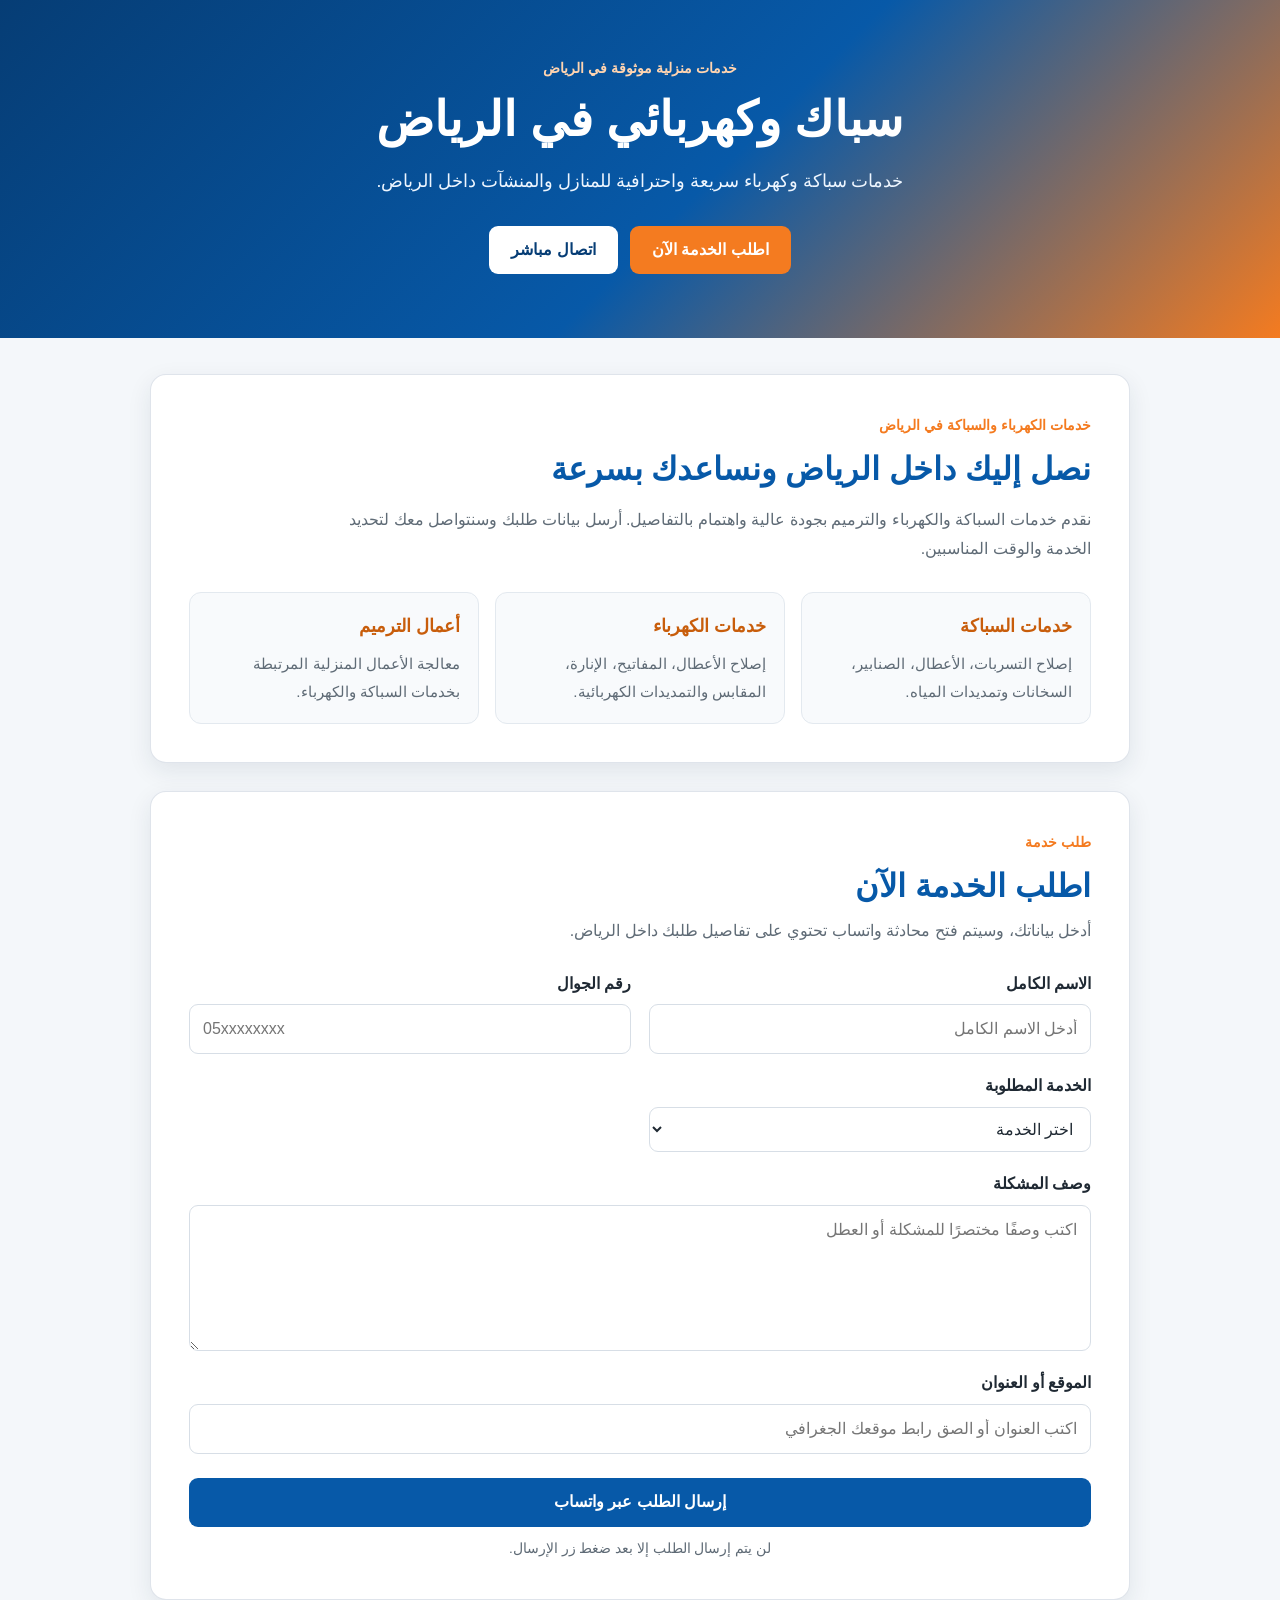
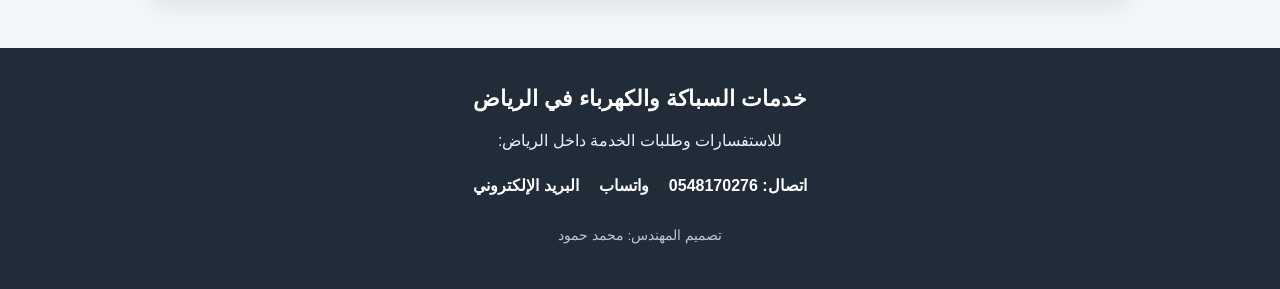
<file: index.html>
<!doctype html>
<html lang="ar" dir="rtl">
  <head>
    <meta charset="UTF-8">
      <meta name="google-site-verification" content="..." />
    <meta name="viewport" content="width=device-width, initial-scale=1.0">
    <meta name="description" content="خدمات سباكة وكهرباء في الرياض بسرعة وموثوقية. اطلب الخدمة عبر النموذج أو اتصل مباشرة.">
    <meta name="robots" content="index, follow">
    <title>سباك وكهربائي في الرياض | اطلب الخدمة الآن</title>
    <link rel="stylesheet" href="style.css">
  </head>

  <body>
    <header class="site-header">
      <div class="container">
        <p class="eyebrow">خدمات منزلية موثوقة في الرياض</p>
        <h1>سباك وكهربائي في الرياض</h1>
        <p class="header-text">خدمات سباكة وكهرباء سريعة واحترافية للمنازل والمنشآت داخل الرياض.</p>
        <div class="header-actions" aria-label="خيارات طلب الخدمة">
          <a class="button button-primary" href="#service-form">اطلب الخدمة الآن</a>
          <a class="button button-light" href="tel:+966548170276">اتصال مباشر</a>
        </div>
      </div>
    </header>

    <main class="container">
      <section class="intro" aria-labelledby="intro-title">
        <p class="section-label">خدمات الكهرباء والسباكة في الرياض</p>
        <h2 id="intro-title">نصل إليك داخل الرياض ونساعدك بسرعة</h2>
        <p>
          نقدم خدمات السباكة والكهرباء والترميم بجودة عالية واهتمام بالتفاصيل.
          أرسل بيانات طلبك وسنتواصل معك لتحديد الخدمة والوقت المناسبين.
        </p>
        <div class="service-cards" aria-label="الخدمات المتوفرة">
          <article class="service-card">
            <h3>خدمات السباكة</h3>
            <p>إصلاح التسربات، الأعطال، الصنابير، السخانات وتمديدات المياه.</p>
          </article>
          <article class="service-card">
            <h3>خدمات الكهرباء</h3>
            <p>إصلاح الأعطال، المفاتيح، الإنارة، المقابس والتمديدات الكهربائية.</p>
          </article>
          <article class="service-card">
            <h3>أعمال الترميم</h3>
            <p>معالجة الأعمال المنزلية المرتبطة بخدمات السباكة والكهرباء.</p>
          </article>
        </div>
      </section>

      <section class="form-section" aria-labelledby="request-title">
        <p class="section-label">طلب خدمة</p>
        <h2 id="request-title">اطلب الخدمة الآن</h2>
        <p class="form-intro">أدخل بياناتك، وسيتم فتح محادثة واتساب تحتوي على تفاصيل طلبك داخل الرياض.</p>

        <form id="service-form">
          <div class="form-grid">
            <div class="form-field">
              <label for="username">الاسم الكامل</label>
              <input id="username" type="text" name="username" placeholder="أدخل الاسم الكامل" autocomplete="name" required>
            </div>

            <div class="form-field">
              <label for="phone">رقم الجوال</label>
              <input id="phone" type="tel" name="phone" placeholder="05xxxxxxxx" autocomplete="tel" inputmode="tel" dir="ltr" required>
            </div>

            <div class="form-field">
              <label for="service">الخدمة المطلوبة</label>
              <select id="service" name="service" required>
                <option value="" disabled selected>اختر الخدمة</option>
                <option value="سباكة">سباكة</option>
                <option value="كهرباء">كهرباء</option>
                <option value="ترميم">ترميم</option>
              </select>
            </div>

            <div class="form-field form-field-full">
              <label for="message">وصف المشكلة</label>
              <textarea id="message" name="message" rows="5" placeholder="اكتب وصفًا مختصرًا للمشكلة أو العطل"></textarea>
            </div>

            <div class="form-field form-field-full">
              <label for="location">الموقع أو العنوان</label>
              <input id="location" type="text" name="location" placeholder="اكتب العنوان أو الصق رابط موقعك الجغرافي" autocomplete="street-address" required>
            </div>
          </div>

          <button class="button button-submit" type="submit">إرسال الطلب عبر واتساب</button>
          <p class="privacy-note">لن يتم إرسال الطلب إلا بعد ضغط زر الإرسال.</p>
        </form>
      </section>
    </main>

    <footer class="site-footer">
      <div class="container">
        <h2>خدمات السباكة والكهرباء في الرياض</h2>
        <p>للاستفسارات وطلبات الخدمة داخل الرياض:</p>
        <div class="contact-links">
          <a href="tel:+966548170276">اتصال: 0548170276</a>
          <a href="https://wa.me/966548170276" target="_blank" rel="noopener noreferrer">واتساب</a>
          <a href="mailto:mohammadhezam599@gmail.com">البريد الإلكتروني</a>
        </div>
        <p class="copyright">تصميم المهندس: محمد حمود</p>
      </div>
    </footer>

    <script>
      const form = document.getElementById('service-form');
      const whatsappNumber = '966548170276';

      form.addEventListener('submit', function (event) {
        event.preventDefault();

        const formData = new FormData(form);
        const message = [
          'طلب خدمة جديد',
          `الاسم: ${formData.get('username')}`,
          `رقم الجوال: ${formData.get('phone')}`,
          `الخدمة: ${formData.get('service')}`,
          `وصف المشكلة: ${formData.get('message') || 'لم يذكر'}`,
          `الموقع أو العنوان: ${formData.get('location')}`
        ].join('\n');

        const whatsappUrl = `https://wa.me/${whatsappNumber}?text=${encodeURIComponent(message)}`;
        window.open(whatsappUrl, '_blank', 'noopener,noreferrer');
      });
    </script>
  </body>
</html>
</file>
<file: style.css>
:root {
  --primary: #0759a8;
  --primary-dark: #063d75;
  --accent: #f47b20;
  --accent-dark: #c85d0b;
  --text: #1f2933;
  --muted: #5f6b76;
  --surface: #ffffff;
  --background: #f4f7fa;
  --border: #d7dee6;
  --success: #14804a;
  --shadow: 0 8px 24px rgba(22, 42, 61, 0.09);
}

* {
  box-sizing: border-box;
}

html {
  scroll-behavior: smooth;
}

body {
  margin: 0;
  padding: 0;
  background: var(--background);
  color: var(--text);
  font-family: Tahoma, Arial, sans-serif;
  font-size: 16px;
  line-height: 1.8;
}

a {
  color: inherit;
}

.container {
  width: min(100% - 32px, 980px);
  margin-inline: auto;
}

.site-header {
  padding: 56px 0 64px;
  color: #ffffff;
  text-align: center;
  background: linear-gradient(135deg, var(--primary-dark), var(--primary) 55%, var(--accent));
}

.eyebrow,
.section-label {
  margin: 0 0 8px;
  color: var(--accent);
  font-size: 0.9rem;
  font-weight: 700;
}

.site-header .eyebrow {
  color: #ffd4b0;
}

.site-header h1 {
  margin: 0;
  font-size: clamp(2rem, 5vw, 3rem);
  line-height: 1.25;
}

.header-text {
  max-width: 650px;
  margin: 16px auto 0;
  color: #eef6ff;
  font-size: 1.1rem;
}

.header-actions {
  display: flex;
  flex-wrap: wrap;
  justify-content: center;
  gap: 12px;
  margin-top: 28px;
}

.button {
  display: inline-flex;
  align-items: center;
  justify-content: center;
  min-height: 48px;
  padding: 10px 22px;
  border: 0;
  border-radius: 9px;
  font: inherit;
  font-weight: 700;
  text-decoration: none;
  cursor: pointer;
  transition: background-color 0.2s ease, transform 0.2s ease;
}

.button:hover {
  transform: translateY(-1px);
}

.button-primary {
  color: #ffffff;
  background: var(--accent);
}

.button-primary:hover {
  background: var(--accent-dark);
}

.button-light {
  color: var(--primary-dark);
  background: #ffffff;
}

.button-light:hover {
  background: #e9f3ff;
}

.button-whatsapp {
  color: #ffffff;
  background: #168c4b;
}

.button-whatsapp:hover {
  background: #0e6c39;
}

main {
  padding: 36px 0 8px;
}

.intro,
.form-section {
  padding: clamp(22px, 5vw, 38px);
  border: 1px solid rgba(215, 222, 230, 0.8);
  border-radius: 16px;
  background: var(--surface);
  box-shadow: var(--shadow);
}

.intro h2,
.form-section h2 {
  margin: 0;
  color: var(--primary);
  font-size: clamp(1.5rem, 4vw, 2rem);
  line-height: 1.4;
}

.intro > p:not(.section-label) {
  max-width: 760px;
  margin: 14px 0 0;
  color: var(--muted);
}

.service-cards {
  display: grid;
  grid-template-columns: repeat(3, 1fr);
  gap: 16px;
  margin-top: 28px;
}

.service-card {
  padding: 18px;
  border: 1px solid #e3e9ef;
  border-radius: 12px;
  background: #f8fafc;
}

.service-card h3 {
  margin: 0;
  color: var(--accent-dark);
  font-size: 1.1rem;
}

.service-card p {
  margin: 8px 0 0;
  color: var(--muted);
  font-size: 0.95rem;
}

.form-section {
  margin-top: 28px;
}

.form-intro {
  margin: 8px 0 24px;
  color: var(--muted);
}

.form-grid {
  display: grid;
  grid-template-columns: repeat(2, 1fr);
  gap: 18px;
}

.form-field {
  display: flex;
  flex-direction: column;
}

.form-field-full {
  grid-column: 1 / -1;
}

.form-field label {
  margin-bottom: 6px;
  font-weight: 700;
}

.form-field input,
.form-field select,
.form-field textarea {
  width: 100%;
  padding: 12px 13px;
  border: 1px solid var(--border);
  border-radius: 9px;
  background: #ffffff;
  color: var(--text);
  font: inherit;
  line-height: 1.5;
}

.form-field textarea {
  min-height: 125px;
  resize: vertical;
}

.form-field input:focus,
.form-field select:focus,
.form-field textarea:focus {
  border-color: var(--primary);
  outline: 3px solid rgba(7, 89, 168, 0.14);
}

.button-submit {
  width: 100%;
  margin-top: 24px;
  color: #ffffff;
  background: var(--primary);
}

.button-submit:hover {
  background: var(--primary-dark);
}

.privacy-note {
  margin: 10px 0 0;
  color: var(--muted);
  font-size: 0.85rem;
  text-align: center;
}

.site-footer {
  margin-top: 40px;
  padding: 32px 0;
  color: #eaf2f8;
  text-align: center;
  background: #202c38;
}

.site-footer h2 {
  margin: 0;
  color: #ffffff;
  font-size: 1.35rem;
}

.site-footer p {
  margin: 8px 0;
}

.contact-links {
  display: flex;
  flex-wrap: wrap;
  justify-content: center;
  gap: 10px 20px;
  margin-top: 16px;
}

.contact-links a {
  color: #ffffff;
  font-weight: 700;
  text-decoration: none;
}

.contact-links a:hover {
  color: #ffd4b0;
  text-decoration: underline;
}

.copyright {
  margin-top: 24px !important;
  color: #b9c7d3;
  font-size: 0.85rem;
}

@media (max-width: 700px) {
  .site-header {
    padding: 42px 0 48px;
  }

  .service-cards,
  .form-grid {
    grid-template-columns: 1fr;
  }

  .form-field-full {
    grid-column: auto;
  }

  .header-actions {
    flex-direction: column;
    align-items: stretch;
  }

  .header-actions .button {
    width: 100%;
  }
}

@media (prefers-reduced-motion: reduce) {
  html {
    scroll-behavior: auto;
  }

  *,
  *::before,
  *::after {
    transition-duration: 0.01ms !important;
  }
}
</file>
